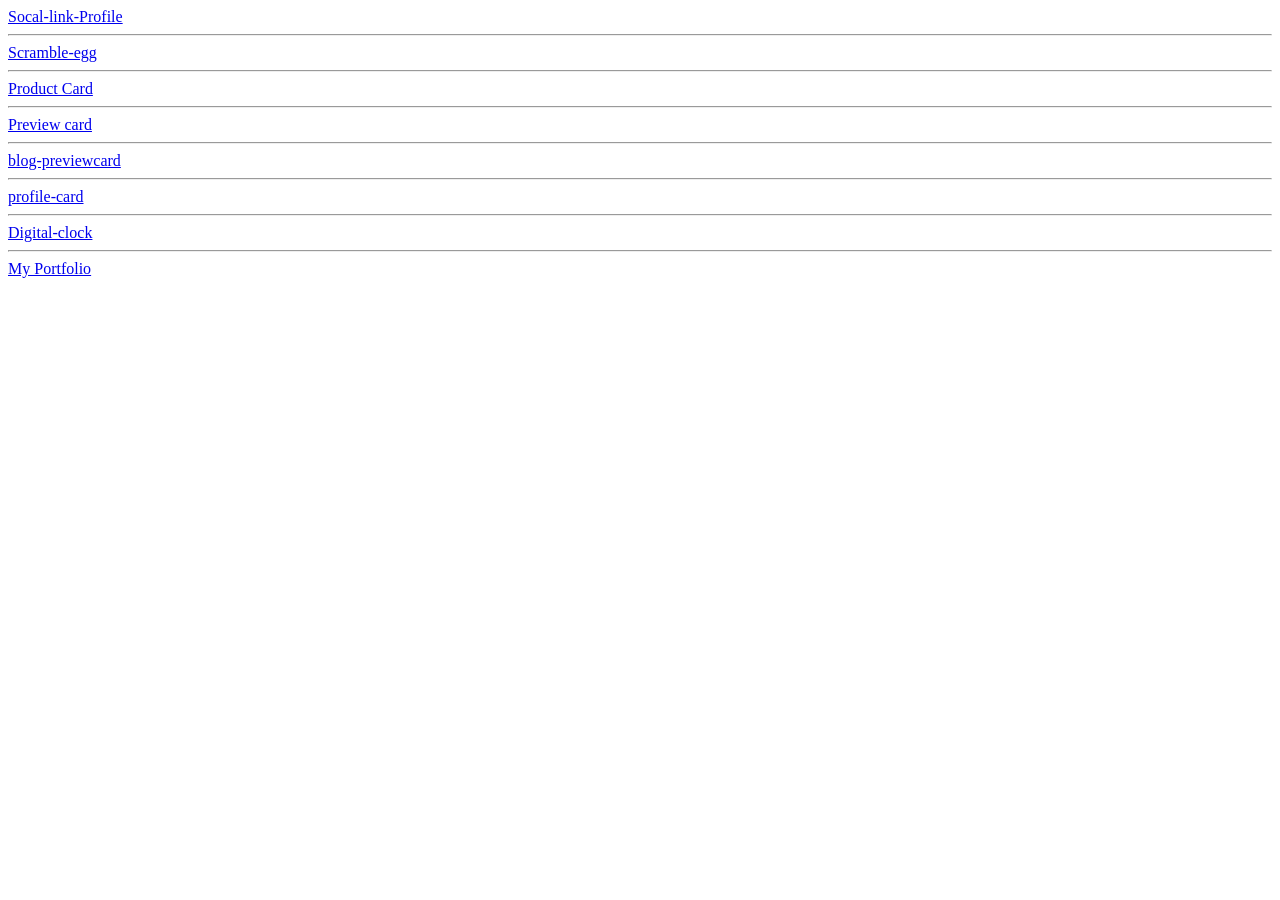
<file: index.html>
<!DOCTYPE html>
<html lang="en">
<head>
    <meta charset="UTF-8">
    <meta name="viewport" content="width=device-width, initial-scale=1.0">
    <title>Document</title>
</head>
<body>
    <a href="lesson/index.html" target="_blank">Socal-link-Profile</a>
<hr>
    <a href="lesson/Scrambled-egg.html" target="_blank">Scramble-egg</a>
<hr>
     <a href="product-preview-card/index.html" target="_blank">Product Card</a>
     <hr>
     <a href="preview-card-component/index.html" target="_blank">Preview card</a>
     <hr>
     <a href="blog-previewcard/index.html" target="_blank">blog-previewcard</a>
     <hr>
     <a href="profile-card/index.html" target="_blank">profile-card</a>
     <hr>
     <a href="Digital-clock.html" target="_blank">Digital-clock</a>
     <hr>
     <a href="My-Portfolio/img_files/index.html" target="_blank">My Portfolio</a>
</body>
</html>
</file>
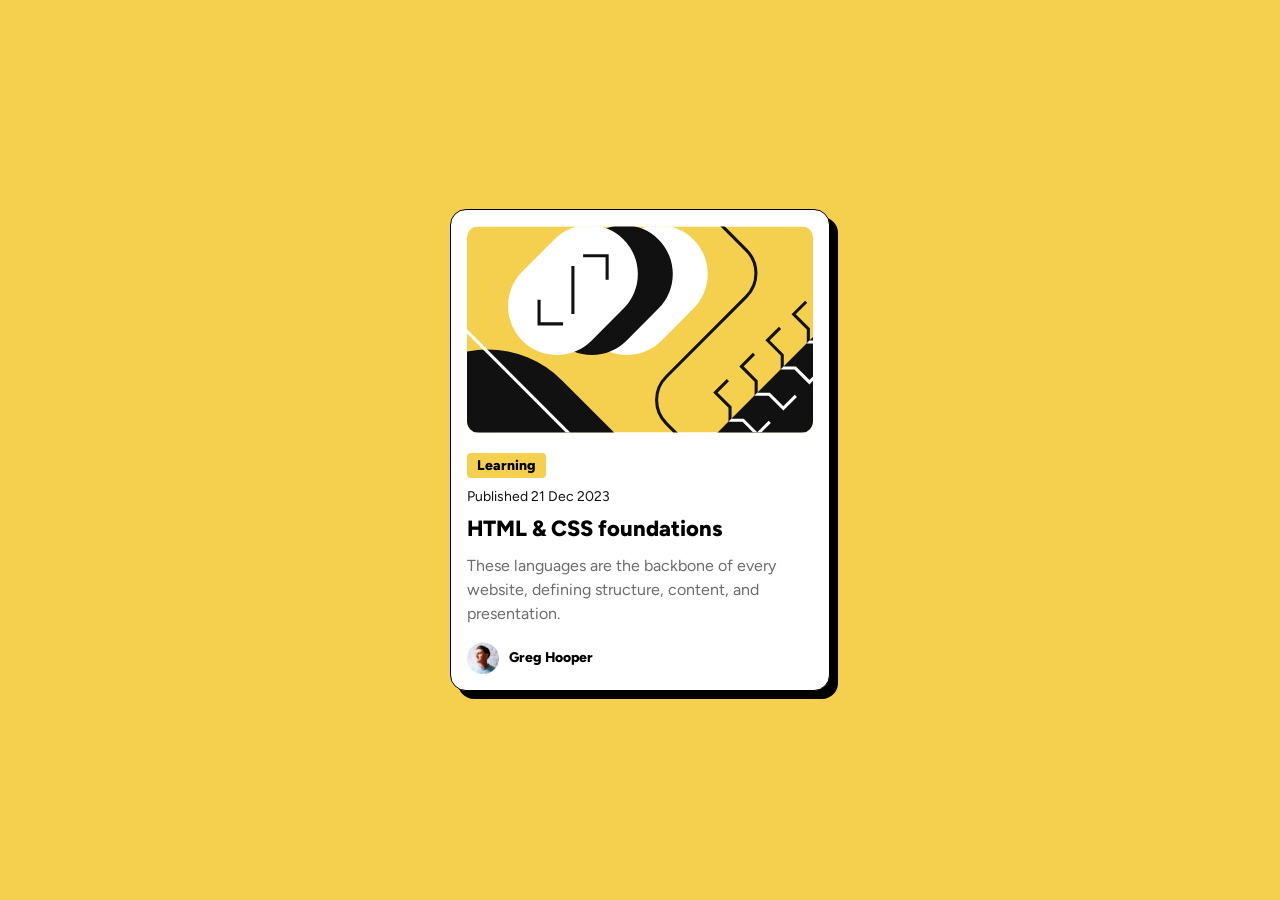
<file: blog-previewcard/index.html>
<!DOCTYPE html>
<html lang="en">
<head>
  <meta charset="UTF-8">
  <meta name="viewport" content="width=device-width, initial-scale=1.0"> <!-- displays site properly based on user's device -->

  <link rel="icon" type="image/png" sizes="32x32" href="./assets/images/favicon-32x32.png">

  <link rel="stylesheet" href="assets/css/style.css">
  
  <title>Blog preview card</title>


 
</head>
<body>

  <div class="container">
    <div class="card">
      <div class="card-header">
        <img src="assets/images/illustration-article.svg" alt="image">
      </div>
      <div class="card-body">
        <span class="tag">Learning</span>
        <p class="publish-date">Published 21 Dec 2023</p>
        <h1 class="title">HTML & CSS foundations</h1>
        <p class="desc">These languages are the backbone of every website, defining structure, content, and presentation.</p>
      </div>
      <div class="card-footer">
        <img src="assets/images/image-avatar.webp" alt="Gerg Hooper" class="footer-img">
        <span class="author-name">Greg Hooper</span>
      </div>
    </div>
  </div>

 
  
  
</body>
</html>
</file>
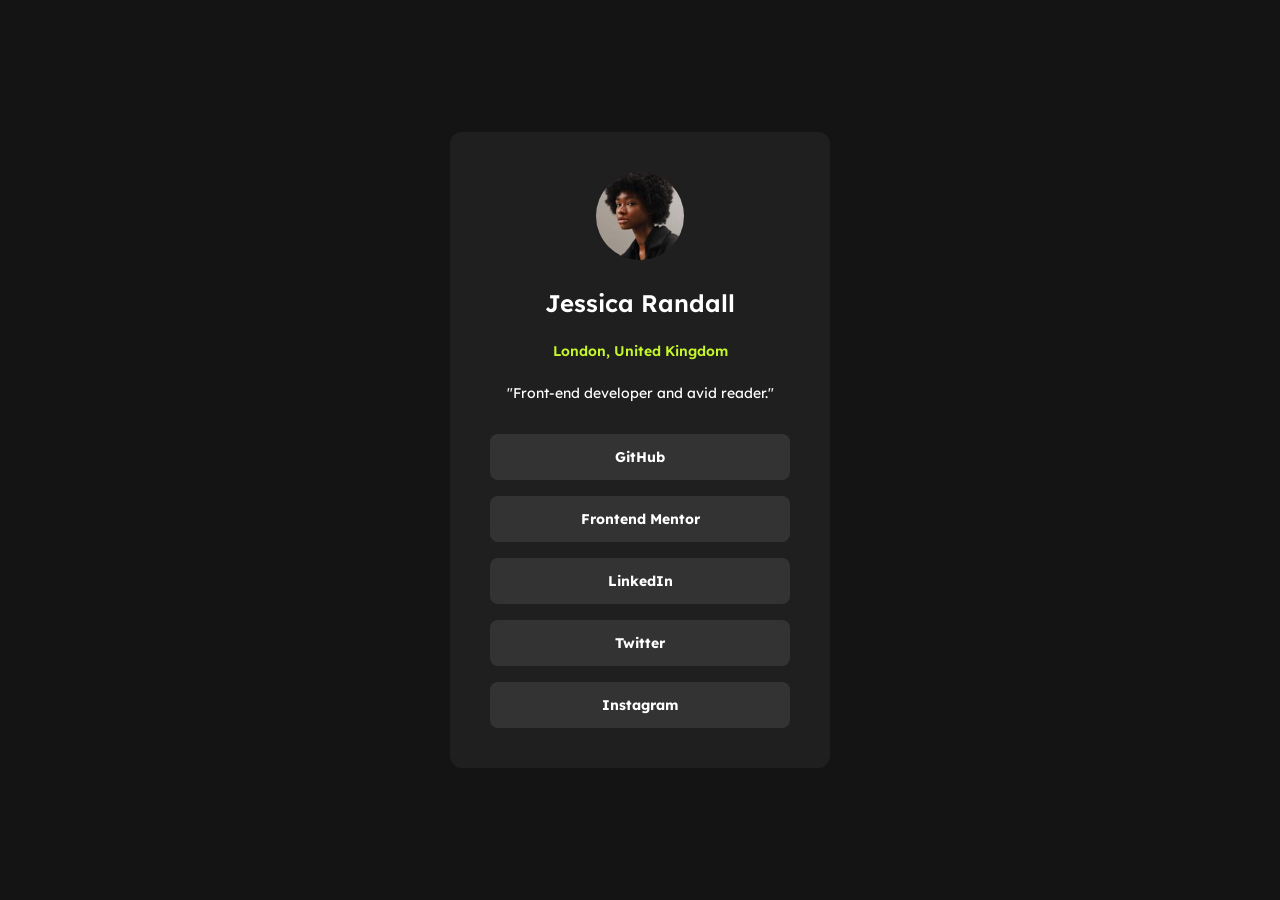
<file: lesson/index.html>
<!doctype html>
<html lang="en">
  <head>
    <meta charset="UTF-8" />
    <meta name="viewport" content="width=device-width, initial-scale=1.0" />

   
    <title>Social links profile</title>
    <link rel="icon" href="assets/images/favicon-32x32.png" type="image/png" />
    <link rel="stylesheet" href="css/style.css">
  </head>
  <body>
    <section class="container">
      <div class="profile-contant">
        <img
          src="assets/images/avatar-jessica.jpeg"
          alt="img"
          class="profile-image"
        />

        <h1 class="profile-name">Jessica Randall</h1>
        <p class="profile-location">London, United Kingdom</p>
        <p class="profile-bio">"Front-end developer and avid reader."</p>
        <div class="social-link">
          <a href="#" class="link-item">GitHub</a>
          <a href="#" class="link-item">Frontend Mentor</a>
          <a href="#" class="link-item">LinkedIn</a>
          <a href="#" class="link-item">Twitter</a>
          <a href="#" class="link-item">Instagram</a>
        </div>
      </div>
    </section>
  </body>
</html>
</file>
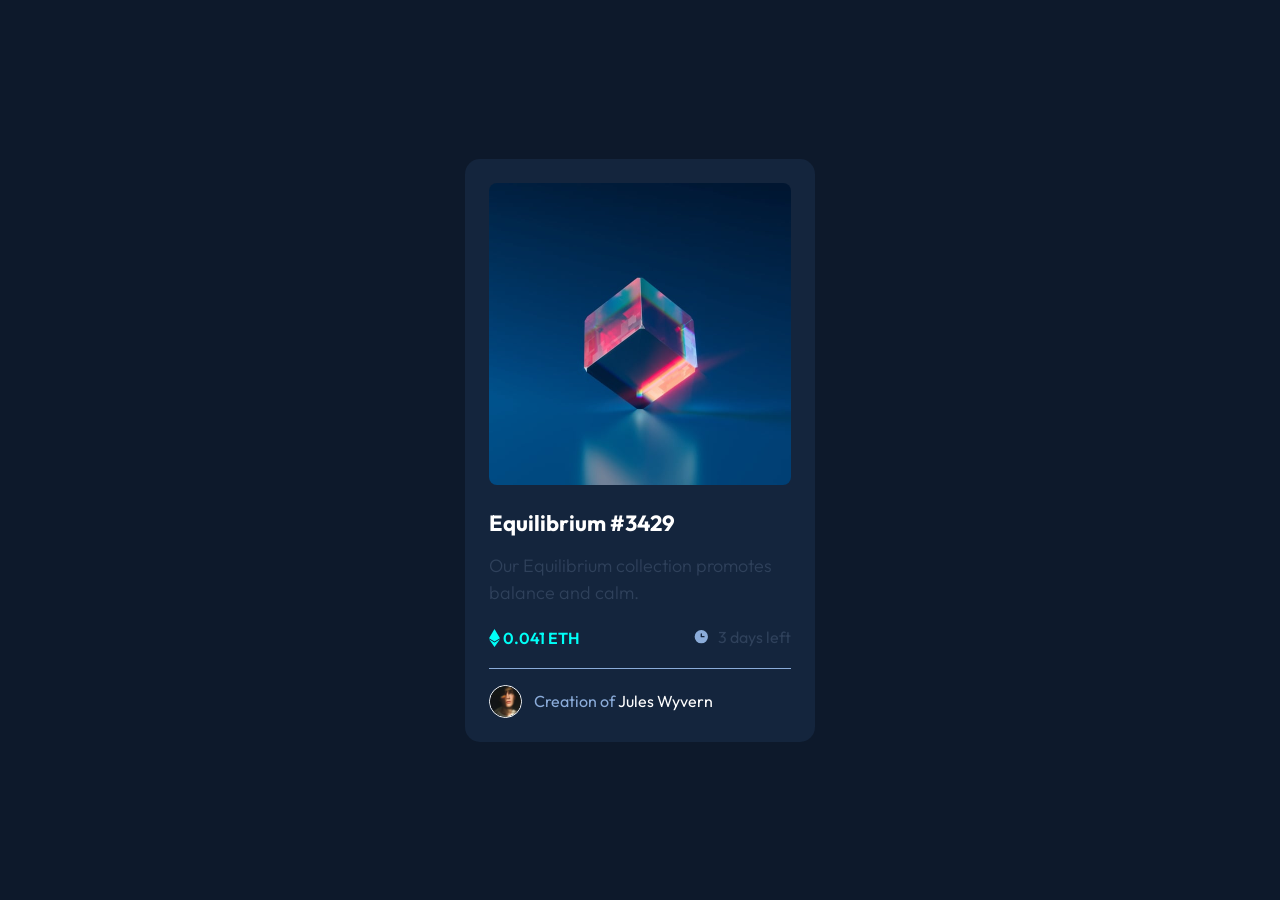
<file: preview-card-component/index.html>
<!doctype html>
<html lang="en">
  <head>
    <meta charset="UTF-8" />
    <meta name="viewport" content="width=device-width, initial-scale=1.0" />
    <!-- displays site properly based on user's device -->

    <link
      rel="icon"
      type="image/png"
      sizes="32x32"
      href="./images/favicon-32x32.png"
    />

    <title>preview card component</title>
    <link rel="stylesheet" href="css/style.css">
    <link rel="icon" href="images/favicon-32x32.png"  type="image/png">
    
  </head>

  <body>
    <div class="container">
      <div class="card-img">

        <img src="images/image-equilibrium.jpg" alt="Equilibrium" />
        <div class="hover"></div>
        <!-- <img src="images/icon-view.svg" alt="eye"> -->
      </div>
      <div class="card-content">
        <h1 class="title">Equilibrium #3429</h1>
        <p class="desc">
          Our Equilibrium collection promotes balance and calm.
        </p>

        <div class="card-stats">
          <div class="price">
            <img src="images/icon-ethereum.svg" alt="ETH" />
            <span>0.041 ETH</span>
          </div>
          <div class="time-left">
            <img src="images/icon-clock.svg" alt="clock" />
            <span> 3 days left</span>
          </div>
        </div>
        <hr class="line" />

        <div class="card-author">
          <img src="images/image-avatar.png" alt="avatar" />
          <p>Creation of <span>Jules Wyvern</span></p>
        </div>
      </div>
    </div>
  </body>
</html>
</file>
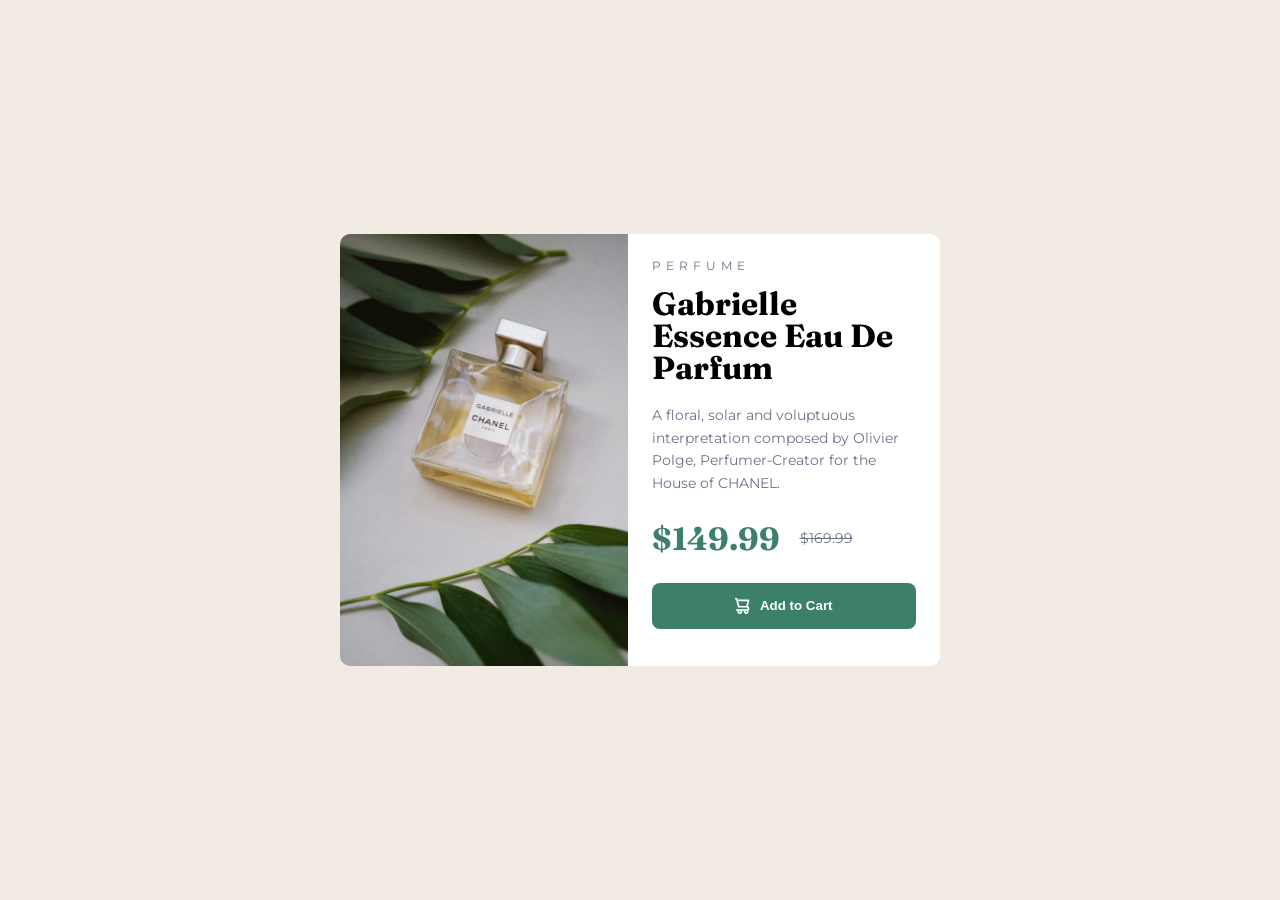
<file: product-preview-card/index.html>
<!DOCTYPE html>
<html lang="en">
<head>
  <meta charset="UTF-8">
  <meta name="viewport" content="width=device-width, initial-scale=1.0">

  <link rel="icon" type="image/png" sizes="32x32" href="./images/favicon-32x32.png">

  <link rel="stylesheet" href="css/style.css">
  
  <title>Frontend Mentor | Product preview card component</title>
  <link rel="icon" href="images/favicon-32x32.png" type="image/png">

  
</head>
<body>

 
    <div class="container">
    <div class="card-image">
      <img src="images/image-product-desktop.jpg" alt="Perfume">
    </div>
    <div class="card-content">
      <p class="category"> PERFUME</p>
      <h1>Gabrielle Essence Eau De Parfum</h1>
      <p class="desc">A floral, solar and voluptuous interpretation composed by Olivier Polge, 
  Perfumer-Creator for the House of CHANEL.</p>
  <div class="price">
    <span class="new1">$149.99</span>
    <span class="new2"><del>$169.99</del></span>
  </div>

  <button class="cart-btn">
    <img src="images/icon-cart.svg" alt="icon">
    Add to Cart</button>
    
    </div>
  </div>

  
</body>
</html>
</file>
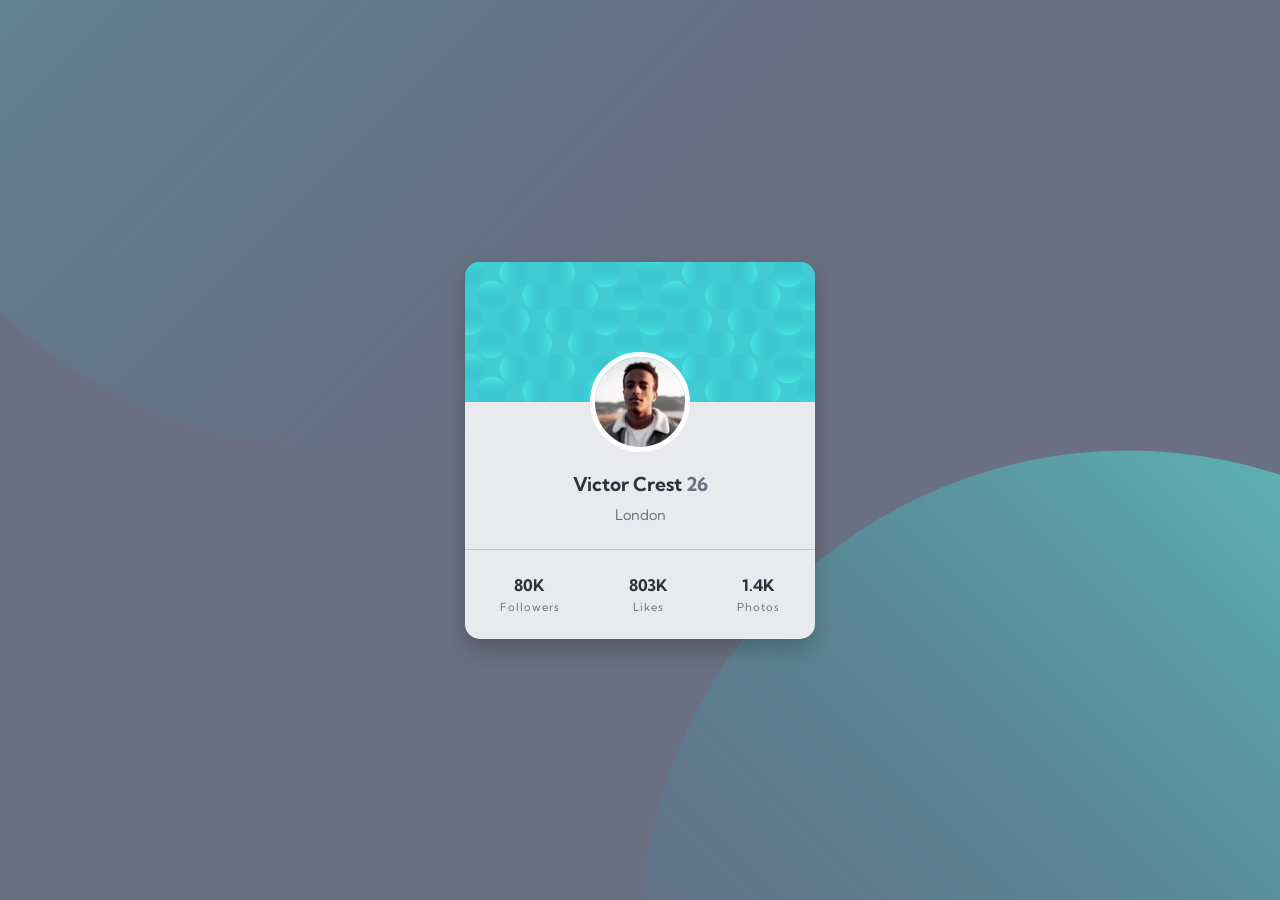
<file: profile-card/index.html>
<!doctype html>
<html lang="en">
  <head>
    <meta charset="UTF-8" />
    <meta name="viewport" content="width=device-width, initial-scale=1.0" />

    <link
      rel="icon"
      type="image/png"
      sizes="32x32"
      href="./images/favicon-32x32.png"
    />

    <title>card component</title>
    <link rel="icon" href="images/favicon-32x32.png" type="image/png" />
    <link rel="stylesheet" href="css/style.css">
  </head>
  <body>
    <div class="container">
      <div class="header">
        <img
          src="images/image-victor.jpg"
          alt="Victor Crest"
          class="profile-img"
        />
      </div>
      <div class="card-body">
        <h2 class="name">Victor Crest <span class="age">26</span></h2>
        <p class="city">London</p>
      </div>
      <hr class="line" />
      <div class="card-footer">
        <div class="start-item">
          <span class="number">80K</span>
          <span class="label">Followers</span>
        </div>
        <div class="start-item">
          <span class="number">803K</span>
          <span class="label">Likes</span>
        </div>
        <div class="start-item">
          <span class="number">1.4K</span>
          <span class="label">Photos</span>
        </div>
      </div>
    </div>
  </body>
</html>
</file>
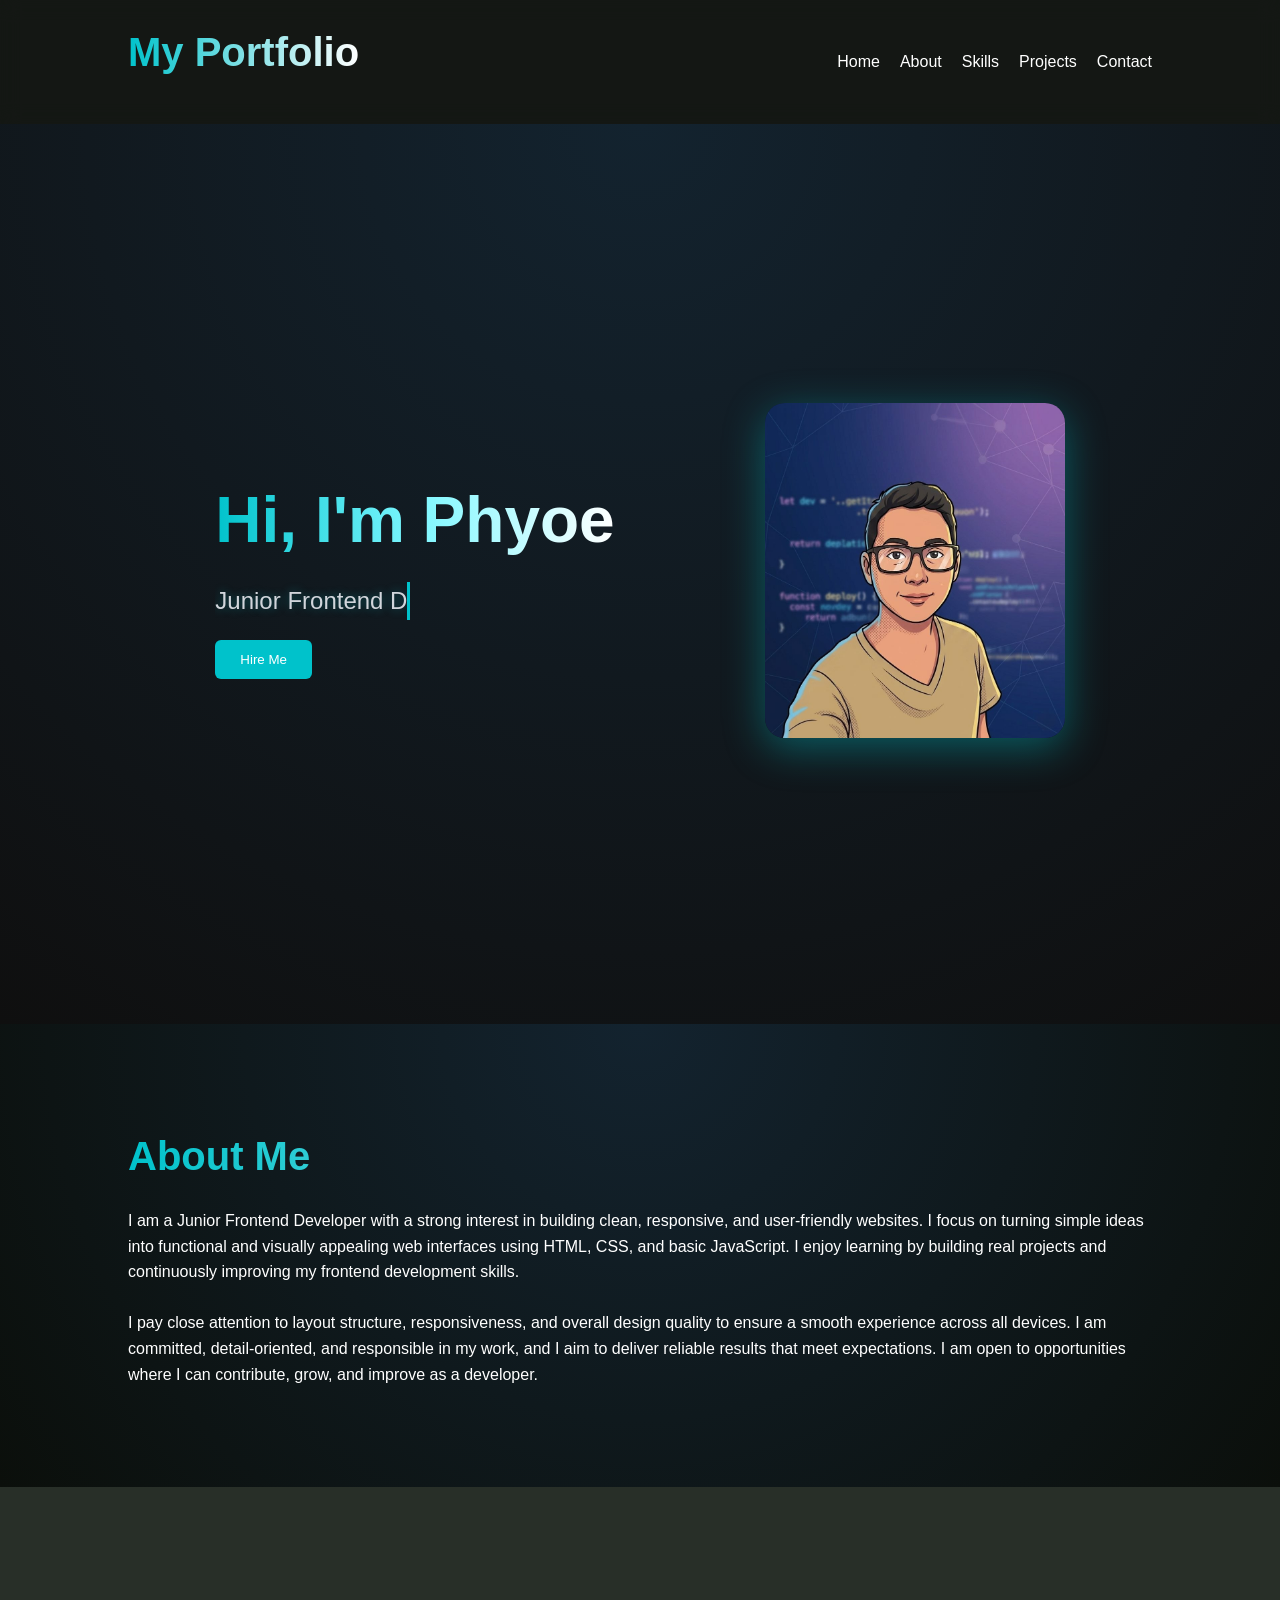
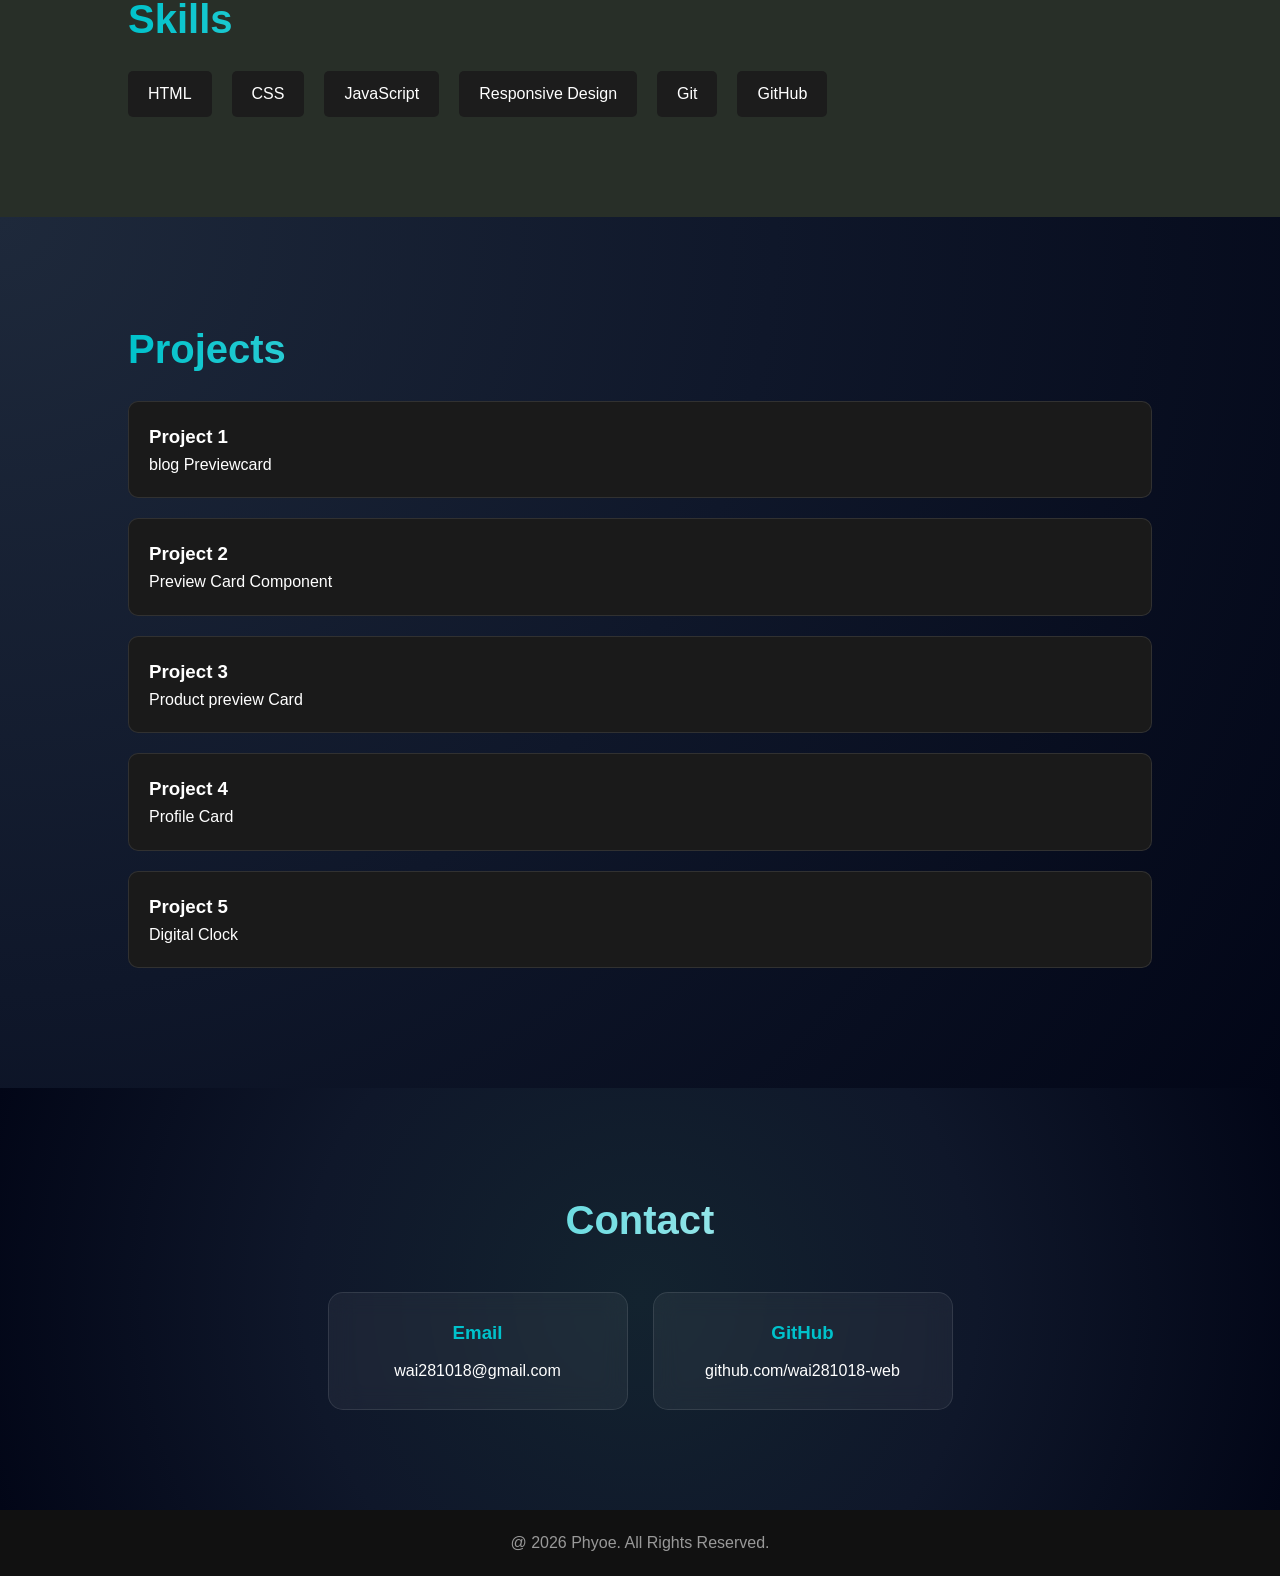
<file: My-Portfolio/img_files/index.html>
<!doctype html>
<html lang="en">
  <head>
    <meta charset="UTF-8" />
    <meta name="viewport" content="width=device-width, initial-scale=1.0" />
    <title>My Portfolio</title>
    <link rel="stylesheet" href="style.css" />
    <link rel="icon" href="img.jpg" type="image/jpg" />
  </head>
  <body>
    <header>
      <nav>
        <h2>My Portfolio</h2>
        <ul>
          <li><a href="#home">Home</a></li>
          <li><a href="#about">About</a></li>
          <li><a href="#skills">Skills</a></li>
          <li><a href="#projects">Projects</a></li>
          <li><a href="#contact">Contact</a></li>
         
        </ul>
      </nav>
    </header>
    <section id="home">
      <div class="home-text">
        <h1>Hi, I'm Phyoe</h1>
        <p class="typing-text">Junior Frontend Developer</p>
        <button onclick="window.location.href='mailto:wai281018@gmail.com'">Hire Me</button>
      </div>

      <div class="home-image">
        <img src="img3.jpg" alt="My Photo" />
      </div>
    </section>
    <section id="about">
      <h2>About Me</h2>
      <p>
        I am a Junior Frontend Developer with a strong interest in building
        clean, responsive, and user-friendly websites. I focus on turning simple
        ideas into functional and visually appealing web interfaces using HTML,
        CSS, and basic JavaScript. I enjoy learning by building real projects
        and continuously improving my frontend development skills.
      </p>
      <br />
      <p>
        I pay close attention to layout structure, responsiveness, and overall
        design quality to ensure a smooth experience across all devices. I am
        committed, detail-oriented, and responsible in my work, and I aim to
        deliver reliable results that meet expectations. I am open to
        opportunities where I can contribute, grow, and improve as a developer.
      </p>
    </section>

    <section id="skills">
      <h2>Skills</h2>
      <ul>
        <li>HTML</li>
        <li>CSS</li>
        <li>JavaScript</li>
        <li>Responsive Design</li>
        <li>Git</li>
        <li>GitHub</li>
      </ul>
    </section>

    <section id="projects">
      <h2>Projects</h2>
      <a
        href="https://wai281018-web.github.io/project-testing/blog-previewcard/index.html"
        target="_blank"
        class="project-link"
        ><div class="project-card">
          <h3>Project 1</h3>
          <p>blog Previewcard</p>
        </div>
      </a>

      <a
        href="https://wai281018-web.github.io/project-testing/preview-card-component/index.html"
        target="_blank"
        class="project-link"
      >
        <div class="project-card">
          <h3>Project 2</h3>
          <p>Preview Card Component</p>
        </div>
      </a>
      <a
        href="https://wai281018-web.github.io/project-testing/product-preview-card/index.html"
        target="_blank"
        class="project-link"
      >
        <div class="project-card">
          <h3>Project 3</h3>
          <p>Product preview Card</p>
        </div>
      </a>
      <a
        href="https://wai281018-web.github.io/project-testing/profile-card/index.html"
        target="_blank"
        class="project-link"
      >
        <div class="project-card">
          <h3>Project 4</h3>
          <p>Profile Card</p>
        </div></a
      >

      <a
        href="https://wai281018-web.github.io/project-testing/Digital-clock.html"
        target="_blank"
        class="project-link"
      >
        <div class="project-card">
          <h3>Project 5</h3>
          <p>Digital Clock</p>
        </div></a
      >
    </section>

    <section id="contact">
  <h2>Contact</h2>

  <div class="contact-container">
    <div class="contact-card">
      <h3>Email</h3>
      <p>
        <a href="mailto:wai281018@gmail.com">
          wai281018@gmail.com
        </a>
      </p>
    </div>

    <div class="contact-card">
      <h3>GitHub</h3>
      <p>
        <a href="https://github.com/wai281018-web" target="_blank">
          github.com/wai281018-web
        </a>
      </p>
    </div>
  </div>
</section>

    <footer>
      <p>@ 2026 Phyoe. All Rights Reserved.</p>
    </footer>

    <script>
      const texts = [
        "Junior Frontend Developer",
        "Frontend Enthusiast",
        "Responsive Web Designer",
      ];

      let count = 0;
      let index = 0;
      let currentText = "";
      let letter = "";

      function type() {
        if (count === texts.length) {
          count = 0;
        }

        currentText = texts[count];
        letter = currentText.slice(0, ++index);

        document.querySelector(".typing-text").textContent = letter;

        if (letter.length === currentText.length) {
          count++;
          index = 0;

          setTimeout(type, 1200);
        } else {
          setTimeout(type, 100);
        }
      }

      type();


    </script>
  </body>
</html>
</file>
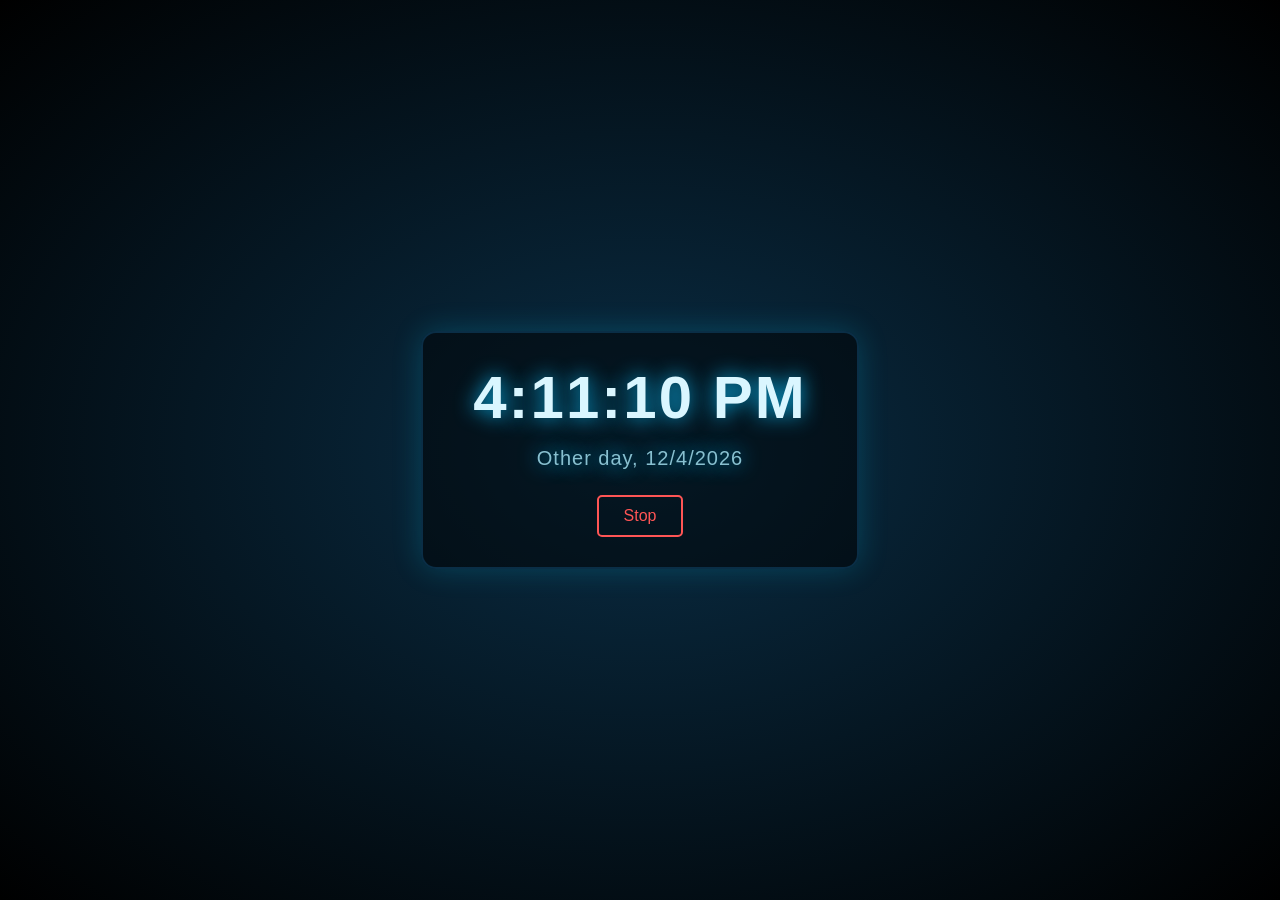
<file: Digital-clock.html>
<!doctype html>
<html lang="en">
  <head>
    <meta charset="UTF-8" />
    <meta name="viewport" content="width=device-width, initial-scale=1.0" />
    <title>Clock</title>
    <style>
      body {
        background-color: #0f3854;
        background-image: radial-gradient(#0a2e46 0%, #000000 100%);
        color: #daf6ff;
        font-family: "Arial", sans-serif;
        display: flex;
        flex-direction: column;
        justify-content: center;
        align-items: center;
        height: 100vh;
        margin: 0;
        text-shadow:
          0 0 20px rgba(10, 175, 230, 1),
          0 0 20px rgba(10, 175, 230, 0);
      }

      .clock-container {
        border: 2px solid #0a2e46;
        padding: 30px 50px;
        border-radius: 15px;
        background: rgba(0, 0, 0, 0.5);
        box-shadow: 0 0 30px rgba(0, 212, 255, 0.2);
        text-align: center;
        min-width: 300px;
      }

      h2#time {
        font-size: 60px;
        margin: 0;
        font-weight: bold;
        letter-spacing: 2px;
      }

      p#date {
        font-size: 20px;
        color: #88c0d0;
        margin: 15px 0 0 0;
        letter-spacing: 1px;
      }



      button {
        margin-top: 25px;
        padding: 10px 25px;
        font-size: 16px;
        background: transparent;
        color: #ff5555;
        border: 2px solid #ff5555;
        border-radius: 5px;
        cursor: pointer;
        transition: 0.3s;
        text-shadow: none;
      }

      

      button:hover {
        background: #ff5555;
        color: white;
        box-shadow: 0 0 15px rgba(255, 85, 85, 0.6);
      }
    </style>
  </head>
  <body>
    <div class="clock-container">
      <h2 id="time"></h2>
      <p id="date"></p>
      <button onclick="clearInterval(myTime)">Stop</button>
    </div>
    <script>
      let myTime = setInterval(myClock, 1000);

      function myClock() {
        let time = document.getElementById("time");
        let date = document.getElementById("date");

        let currentTime = new Date();
        let day = currentTime.getDay();
        switch (day) {
          case 0:
            day = "Sunday";
            break;
          case 1:
            day = "Monday";
            break;

          default:
            day = "Other day";
            break;
        }
        console.log(day);

        time.innerHTML = currentTime.toLocaleTimeString();
        date.innerHTML = `${day}, ${currentTime.toLocaleDateString()}`;
      }
    </script>
  </body>
</html>
</file>
<file: blog-previewcard/assets/css/style.css>
@import url("https://fonts.googleapis.com/css2?family=Figtree:ital,wght@0,300..900;1,300..900&display=swap");

:root {
  --Yellow: hsl(47, 88%, 63%);
  --White: hsl(0, 0%, 100%);
  --Gray-500: hsl(0, 0%, 42%);
  --Gray-950: hsl(0, 0%, 7%);
}

* {
  padding: 0;
  margin: 0;
  box-sizing: border-box;
}

body {
  font-family: "Figtree", sans-serif;
  font-optical-sizing: auto;
  font-weight: 16px;
  font-style: normal;
  background-color: var(--Yellow);
  display: flex;
  align-items: center;
  justify-content: center;
  height: 100vh;
}

.container {
width: 100%;
padding: 20px;
display: flex;
justify-content: center;



  .card {
    background: var(--White);
    width: 100%;
    max-width: 380px;
    border-radius: 16px;
    padding: 16px;
    border: 1px solid black;
    box-shadow: 8px 8px 0px black;
    .card-header {
      img {
        width: 100%;
        border-radius: 12px;
      }
    }
    .card-body {
      margin-top: 16px;
      .tag {
        background: var(--Yellow);
        font-weight: 800;
        font-size: 14px;
        padding: 4px 10px;
        border-radius: 4px;
        display: inline-block;
        margin-bottom: 10px;
      }
      .publish-date {
        font-size: 14px;
        color: var(--Gray-950);
        margin-bottom: 10px;
      }
      .title {
        font-size: 22px;
        font-weight: 800;
        margin-bottom: 12px;
        cursor: pointer;
      }
      .title:hover {
        color: var(--Yellow);
      }
    }
    .desc {
      font-size: 16px;
      color: var(--Gray-500);
      line-height: 1.5;
      margin-bottom: 16px;
    }
  }
  .card-footer {
    display: flex;
    align-items: center;
    gap: 10px;
    img {
      width: 32px;
      height: 32px;
    }
    .author-name {
      font-weight: 800;
      font-size: 14px;
    }
  }
}

@media (max-width:375px) {
    .card{
        padding: 14px;
    }
    .title{
        font-size: 20px;
    }
    .desc{
        font-size: 14px;
    }
}
</file>
<file: lesson/css/style.css>
@import url("https://fonts.googleapis.com/css2?family=Big+Shoulders:opsz,wght@10..72,100..900&family=Inter:ital,opsz,wght@0,14..32,100..900;1,14..32,100..900&family=Lexend+Deca:wght@100..900&display=swap");

:root {
  --Green-100: hsl(75, 94%, 57%);
  --White-100: hsl(0, 0%, 100%);
  --Grey-700: hsl(0, 0%, 20%);
  --Grey-800: hsl(0, 0%, 12%);
  --Grey-900: hsl(0, 0%, 8%);
}
* {
  padding: 0;
  margin: 0;
  box-sizing: border-box;
  font-family: "Lexend Deca", sans-serif;
  font-optical-sizing: auto;
  font-weight: 14px;
  font-style: normal;
}
.container {
  margin: 0;
  background-color: var(--Grey-900);
  display: flex;
  justify-content: center;
  align-items: center;
  min-height: 100vh;

  .profile-contant {
    background-color: var(--Grey-800);
    width: 380px;
    border-radius: 12px;
    padding: 40px;
    text-align: center;
    img {
      width: 88px;
      height: 88px;
      border-radius: 50%;
      object-fit: cover;
      margin-bottom: 24px;
    }
  }
  .profile-name {
    color: var(--White-100);
    font-weight: 600;
    font-size: 24px;
    margin: 0 0 24px;
  }
  .profile-location {
    color: var(--Green-100);
    font-weight: 600;
    font-size: 14px;
    margin: 0 0 24px;
  }
  .profile-bio {
    color: var(--White-100);
    font-size: 14px;
    font-style: normal;
    margin: 0 0 32px;
  }
  .social-link {
    display: flex;
    flex-direction: column;
    gap: 16px;
    a {
      display: block;
      background-color: var(--Grey-700);
      color: var(--White-100);
      padding: 14px;
      text-decoration: none;
      font-weight: 700;
      font-size: 14px;
      border-radius: 8px;
      transition: all 0.3s ease;
    }
    .link-item:hover {
      background-color: var(--Green-100);
      color: #141414;
    }
  }
}
</file>
<file: preview-card-component/css/style.css>
@import url("https://fonts.googleapis.com/css2?family=Outfit:wght@100..900&display=swap");

* {
  padding: 0;
  margin: 0;
  box-sizing: border-box;
}
:root {
  --Blue-500: hsl(215, 51%, 70%);
  --Cyan-400: hsl(178, 100%, 50%);
  --Blue-950: hsl(217, 54%, 11%);
  --Blue-900: hsl(216, 50%, 16%);
  --Blue-800: hsl(215, 32%, 27%);
  --White: hsl(0, 0%, 100%);
}

body {
  font-family: "Outfit", sans-serif;
  background-color: var(--Blue-950);
  display: flex;
  justify-content: center;
  align-items: center;
  min-height: 100vh;
  padding: 20px;
}

.container {
  background-color: var(--Blue-900);
  width: 100%;
  max-width: 350px;
  padding: 24px;
  border-radius: 15px;

  .card-img {
    position: relative;
    cursor: pointer;
    border-radius: 8px;
    overflow: hidden;
    line-height: 0;

    img {
      width: 100%;
    }
  }
  .hover {
    position: absolute;
    top: 0;
    left: 0;
    width: 100%;
    height: 100%;
    background-image: url(../images/icon-view.svg);
    background-repeat: no-repeat;
    background-position: center;
    opacity: 0;
    transition: opacity 0.3s ease;
    background-color: hsla(178, 100%, 50%, 0.5);
  }
  .card-img:hover {
    .hover {
      opacity: 1;
    }
  }
}

.card-content {
  margin-top: 24px;

  .title {
    color: var(--White);
    font-size: 22px;
    margin-bottom: 15px;
    cursor: pointer;
  }
  .desc {
    color: var(--Blue-800);
    font-size: 18px;
    line-height: 1.5;
    font-weight: 300;
    margin-bottom: 20px;
  }
  .card-stats {
    display: flex;
    justify-content: space-between;
    margin-bottom: 20px;
    align-items: center;

    .price {
      img {
        width: 11px;
        height: auto;
        transform: translateY(3px);
        /* vertical-align: middle; */
      }

      span {
        color: var(--Cyan-400);
        font-weight: 600;
        line-height: 1;
      }
    }
    .time-left {
      img {
        width: 17px;
        height: auto;
      }

      display: flex;
      align-items: center;
      gap: 8px;

      span {
        color: var(--Blue-800);
      }
    }
  }

  .line {
    border: none;
    border-top: 1px solid var(--Blue-500);
    margin-bottom: 16px;
  }
  .card-author {
    display: flex;
    align-items: center;
    gap: 12px;
    img {
      width: 33px;
      height: 33px;
      border: 1px solid var(--White);
      border-radius: 50%;
    }
    p {
      color: var(--Blue-500);
      font-size: 16px;
    }
    span {
      color: var(--White);
    }
    span:hover {
      color: var(--Cyan-400);
    }
  }
}

@media (max-width: 400px) {
  body {
    padding: 24px;
  }
  .container {
    width: 100%;
    padding: 24px;
    max-width: 327px;
  }
  .title {
    font-size: 18px;
  }
  .desc {
    font-size: 16px;
  }
}
</file>
<file: product-preview-card/css/style.css>
@import url("https://fonts.googleapis.com/css2?family=Fraunces:ital,opsz,wght@0,9..144,100..900;1,9..144,100..900&family=Montserrat:ital,wght@0,100..900;1,100..900&display=swap");

:root {
  --Green-500: hsl(158, 36%, 37%);
  --Green-700: hsl(158, 42%, 18%);
  --Black: hsl(212, 21%, 14%);
  --Grey: hsl(228, 12%, 48%);
  --Cream: hsl(30, 38%, 92%);
  --White: hsl(0, 0%, 100%);
}

* {
  padding: 0;
  margin: 0;
  box-sizing: border-box;
}

body {
  min-height: 100vh;
  display: flex;
  justify-content: center;
  align-items: center;
  background-color: var(--Cream);
  font-family: "Montserrat", sans-serif;
  font-optical-sizing: auto;
  font-weight: 14px;
  font-style: normal;
}

.container {
  display: flex;
  flex-direction: row;
  width: 600px;
  background: var(--White);
  border-radius: 10px;
  overflow: hidden;
}
@media (max-width:600px) {
  .container{
    flex-direction: column;
    width: 90%;
    max-width: 375px;

  }
}

img {
  width: 100%;
  height: 100%;
  object-fit: cover;
  display: block;
}
.card-content {
  padding: 24px;
  width: 100%;
  box-sizing: border-box;

  .category {
    text-transform: uppercase;
    font-size: 12px;
    letter-spacing: 5px;
    color: var(--Grey);
    margin-bottom: 15px;
  }
  h1 {
    font-size: 32px;
    margin-bottom: 20px;
    line-height: 1;
    font-family: "Fraunces", serif;
    font-optical-sizing: auto;
    font-weight: bold;
    font-style: normal;
    font-variation-settings:
      "SOFT" 0,
      "WONK" 0;
  }
  .desc {
    font-size: 14px;
    color: var(--Grey);
    line-height: 1.6;
    margin-bottom: 25px;
  }
  .price {
    display: flex;
    align-items: center;
    gap: 20px;
    margin-bottom: 25px;

    .new1 {
      color: var(--Green-500);
      font-family: "Fraunces", serif;
      font-size: 32px;
      font-weight: bold;
    }
    .new2 {
      color: var(--Grey);
      font-size: 14px;
    }
  }
}

.cart-btn {
  background-color: var(--Green-500);
  color: var(--White);
  border: none;
  padding: 15px;
  width: 100%;
  border-radius: 8px;
  font-weight: 700;
  display: flex;
  justify-content: center;
  align-items: center;
  gap: 10px;
  cursor: pointer;
}

.cart-btn img {
  width: 15px;
  height: auto;
}

button:hover {
  background-color: var(--Green-700);
}
</file>
<file: profile-card/css/style.css>
@import url("https://fonts.googleapis.com/css2?family=Kumbh+Sans:wght,YOPQ@100..900,300&display=swap");

* {
  margin: 0;
  padding: 0;
  box-sizing: border-box;
}
:root {
  --Blue-600: hsl(185, 75%, 39%);
  --Navy-950: hsl(229, 23%, 23%);
  --Gray-500: hsl(227, 10%, 46%);
  --Gray-100: hsl(225, 10%, 92%);
}
body{
    font-family: "Kumbh Sans", sans-serif;
  font-optical-sizing: auto;
  font-weight:18px ;
  font-style: normal;
  font-variation-settings:
    "YOPQ" 300;
    background-color: var(--Gray-500);
    display: flex;
    justify-content: center;
    align-items: center;
    height: 100vh;
    margin: 0;
    background-image: url(../images/bg-pattern-bottom.svg), url(../images/bg-pattern-top.svg);
    background-repeat: no-repeat , no-repeat;
    background-position: right 50vh bottom 50vh, left 50vw top 50vh;


}

.container{
  width: 350px;
  background-color: var(--Gray-100);
  border-radius: 15px;
  overflow: hidden;
  box-shadow: 0 10px 20px rgba(0,0,0,0.2);
  text-align: center;
 

  .header{
    background-color: var(--Blue-600);
    height: 140px;
    position: relative;
    margin-bottom: 70px;
    background-image: url(../images/bg-pattern-card.svg);
    background-repeat: no-repeat;
    background-size: cover;
    background-position: center;

    img{
    width: 100px;
    height: 100px;
    border-radius: 50%;
    border: 5px solid white;
    position: absolute;
    bottom: -50px;
    left: 50%;
    transform: translateX(-50%);
    }
    .profile-img{

    }
  }
  .card-body{
    padding-bottom: 25px;

    .name{
font-size: 1.2rem;
color: #2d323c;
margin: 0;

    }
    .age{
color: #6b7082;
font-size: 400;

    }
    .city{
color: #6b7082;
font-size: 0.9rem;
margin-top: 10px;
    }
  }
  .line{
border: 0;
border-top: 1px solid #cfc0c0;
margin: 0;

  }
  .card-footer{
    display: flex;
    justify-content: space-around;
    padding: 25px 0;

    .start-item{
      display: flex;
      flex-direction: column;

      .number{

font-weight: 700;
color: #2d323c;
      }
      .label{
font-size: 0.7rem;
color: #6b7082;
letter-spacing: 1px;
margin-top: 5px;
/* text-transform: uppercase; */
      }
    }
  }
}
@media (max-width: 375px){
  .container{
    width: 90%;
    margin: 20px;
  }
  .card-body .name{
    font-size: 1.1rem;
  }
  .card-footer{
    padding: 20px 10px;
  }
  .number{
    font-size: 1rem;
  }
  .lebel{
    font-size: 0.6rem;
  }
}
</file>
<file: My-Portfolio/img_files/style.css>
* {
  margin: 0;
  padding: 0;
  box-sizing: border-box;
}
body {
  background-color: rgb(40, 47, 40);
  color: white;
  font-family: Arial, Helvetica, sans-serif;
  line-height: 1.6;
}

html {
  scroll-behavior: smooth;
}

@keyframes fadeLeft {
  from {
    opacity: 0;
    transform: translateX(-60px);
  }
  to {
    opacity: 1;
    transform: translateX(0);
  }
}
@keyframes fadeRight {
  from {
    opacity: 0;
    transform: translateX(60px);
  }
  to {
    opacity: 1;
    transform: translateX(0);
  }
}
@keyframes fadeDown {
  from {
    opacity: 0;
    transform: translateY(-30px);
  }
  to {
    opacity: 1;
    transform: translateY(0);
  }
}
header {
  background: rgba(0, 0, 0, 0.5);
  padding: 20px 10%;
  position: sticky;
  top: 0;
  backdrop-filter: blur(10px);
  animation: fadeDown 1s ease;
  z-index: 1000;
}
nav {
  display: flex;
  justify-content: space-between;
  align-items: center;
}
nav ul {
  display: flex;
  gap: 20px;
  list-style: none;
}
nav a {
  text-decoration: none;
  color: white;
  transition: 0.3s;
}
nav a:hover {
  color: #2a6464;
}
section {
  padding: 100px 10%;
}
#home {
  min-height: 100vh;
  display: flex;
  justify-content: center;
  align-items: center;
  gap: 150px;
  padding: 0 5%;
  background: radial-gradient(circle at top, #13232f, #0f0f0f);
}
.home-image {
  animation: fadeRight 1.2s ease;
}
.home-text {
  max-width: 500px;
  animation: fadeLeft 1.2s ease;
}
.typing-text {
  font-size: 24px;
  color: #d1d5db;
  margin-bottom: 20px;
  border-right: 3px solid #00c2cb;
  width: fit-content;
  white-space: nowrap;
  overflow: hidden;
}
.home-text h1 {
  font-size: 64px;
  margin-bottom: 10px;
  background: linear-gradient(to right, #00c2cb, #7cf7ff, #ffffff);
  -webkit-background-clip: text;
  -webkit-text-fill-color: transparent;
}

.home-text p {
  font-size: 24px;
  color: #d1d5db;
  text-shadow: 0 0 10px rgba(0, 194, 203, 0.4);
  margin-bottom: 20px;
}

button {
  padding: 12px 25px;
  border: none;
  background-color: #00c2cb;
  color: white;
  border-radius: 6px;
  cursor: pointer;
  transition: 0.3s;
}

button:hover {
  background-color: #00a0a8;
}

.home-image img {
  width: 300px;
  border-radius: 20px;
  box-shadow: 0 10px 40px rgba(0, 194, 203, 0.4);
}
#about {
  background: radial-gradient(circle at top, #13232f, #0b0f0b);
  color: white;
}

h2 {
  font-size: 40px;
  margin-bottom: 20px;
  background: linear-gradient(to right, #00c2cb, #ffffff);
  -webkit-background-clip: text;
  -webkit-text-fill-color: transparent;
}
#skills {
  background:
    linear-gradient(rgba(0, 0, 0, 0.7), rgba(0, 0, 0, 0.7)),
    url(../img_files/code.jpg);
  background-size: cover;
  background-position: center;
  background-repeat: no-repeat;
  background-attachment: fixed;
}

#skills ul {
  display: flex;
  gap: 20px;
  flex-wrap: wrap;
  list-style: none;
}
#skills li {
  background-color: #1c1c1c;
  padding: 10px 20px;
  border-radius: 5px;
}
.project-link {
  text-decoration: none;
  color: white;
}

.project-card {
  background-color: #1a1a1a;
  padding: 20px;
  margin-bottom: 20px;
  border-radius: 10px;
  transition: 0.3s;
}

.project-card:hover {
  transform: translateY(-5px);
  border: 1px solid #00c2cb;
}
#projects {
  background: radial-gradient(circle at top left, #1e293b, #0f172a, #020617);
}
.project-card {
  background: rgba(255, 255, 255, 0.05);
  backdrop-filter: blur(10px);
  border: 1px solid rgba(255, 255, 255, 0.1);
}
#projects div {
  background-color: #1a1a1a;
  padding: 20px;
  margin-bottom: 20px;
  border-radius: 10px;
  transition: 0.3s;
}
#projects div:hover {
  transform: translateY(-5px);
}
#contact {
  background: radial-gradient(circle at center, #13232f, #0f172a, #020617);
  text-align: center;
}

.contact-container {
  display: flex;
  justify-content: center;
  gap: 25px;
  flex-wrap: wrap;
  margin-top: 40px;
}

.contact-card {
  background: rgba(255, 255, 255, 0.05);
  backdrop-filter: blur(12px);
  border: 1px solid rgba(255, 255, 255, 0.1);
  border-radius: 15px;
  padding: 25px;
  width: 300px;
  transition: all 0.3s ease;
}

.contact-card:hover {
  transform: translateY(-8px);
  border-color: #00c2cb;
  box-shadow: 0 10px 30px rgba(0, 194, 203, 0.25);
}

.contact-card h3 {
  margin-bottom: 10px;
  color: #00c2cb;
}

.contact-card a {
  color: white;
  text-decoration: none;
}

.contact-card a:hover {
  color: #00c2cb;
}
footer {
  text-align: center;
  padding: 20px;
  background-color: #111;
  color: #999;
}
@media (max-width: 768px) {
  nav {
    flex-direction: column;
    gap: 15px;
  }

  nav ul {
    flex-wrap: wrap;
    justify-content: center;
    gap: 15px;
  }

  #home {
    flex-direction: column-reverse;
    gap: 30px;
    text-align: center;
    padding: 100px 20px;
  }

  .home-text {
    max-width: 100%;
  }

  .home-text h1 {
    font-size: 42px;
  }

  .typing-text,
  .home-text p {
    font-size: 20px;
  }

  .home-image img {
    width: 220px;
  }

  section {
    padding: 80px 20px;
  }

  h2 {
    font-size: 32px;
  }

  .contact-container {
    flex-direction: column;
    align-items: center;
  }

  .contact-card {
    width: 100%;
    max-width: 350px;
  }
}
</file>
